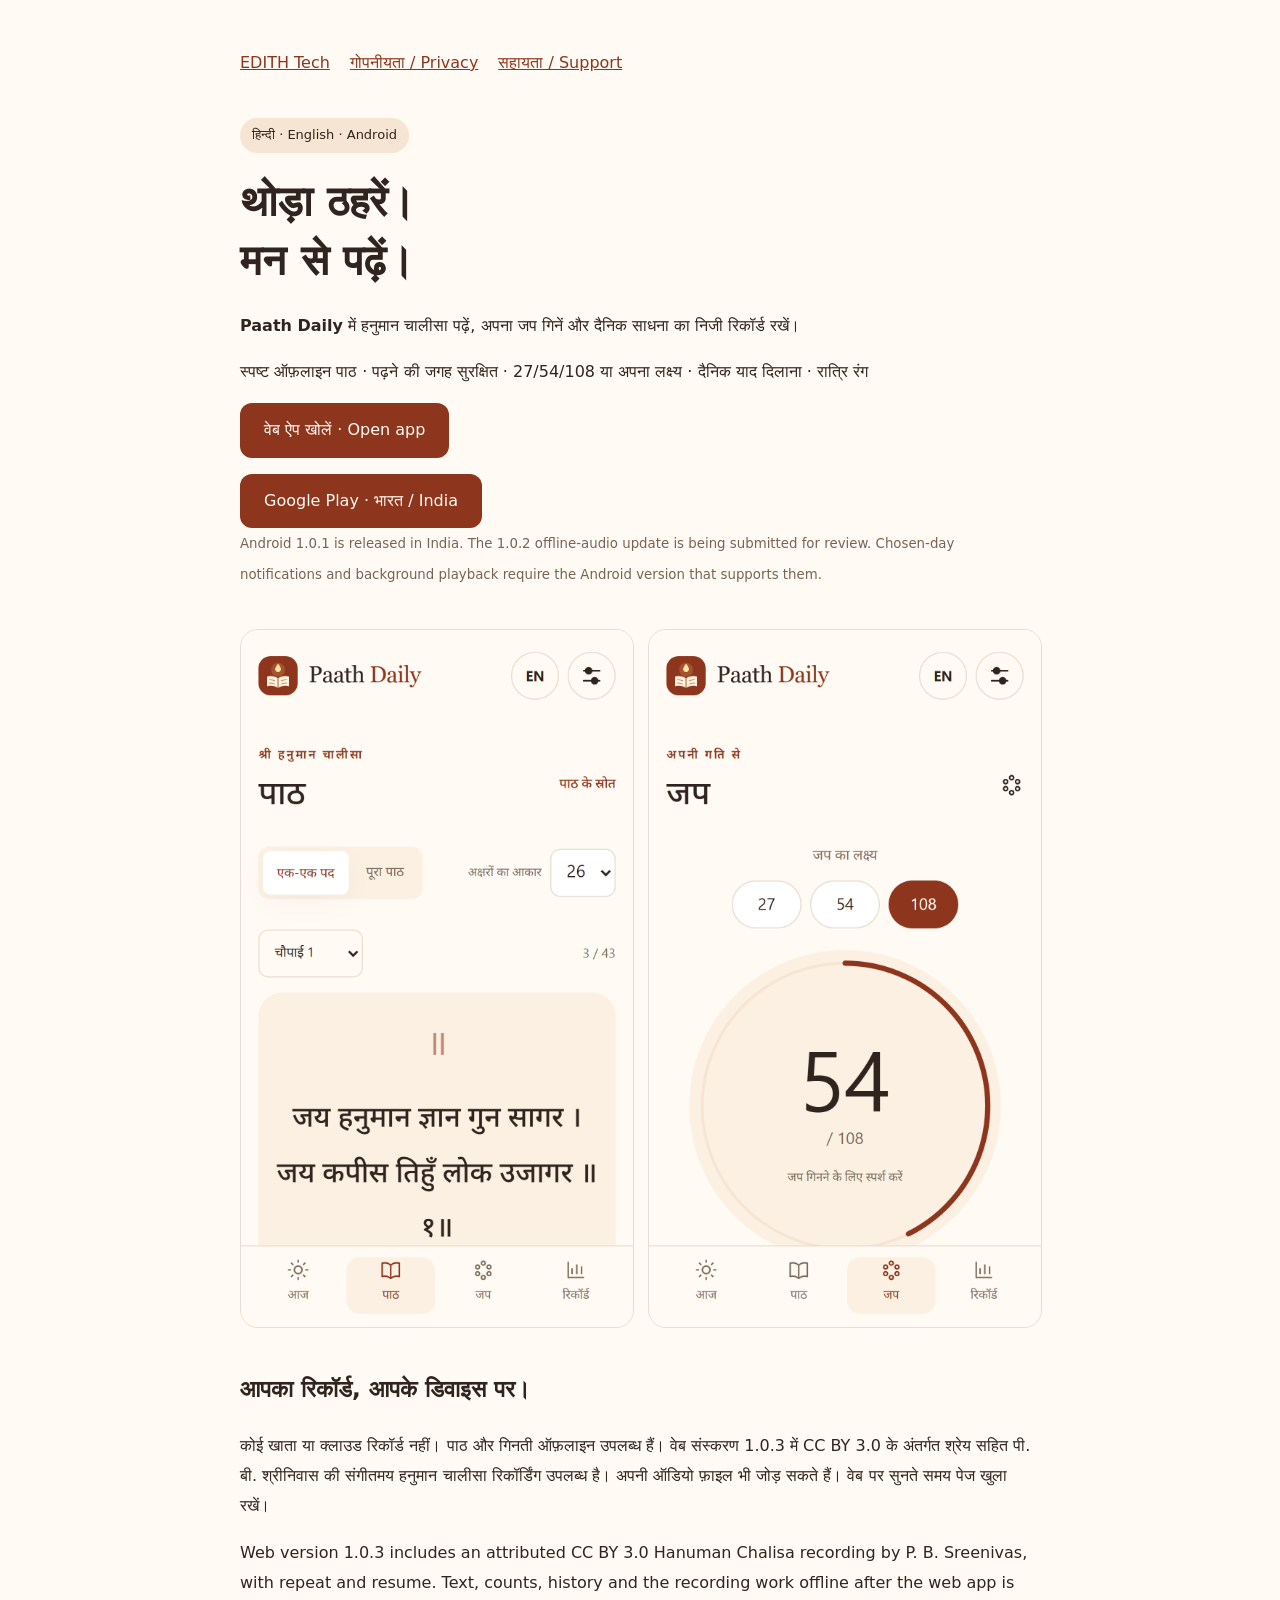
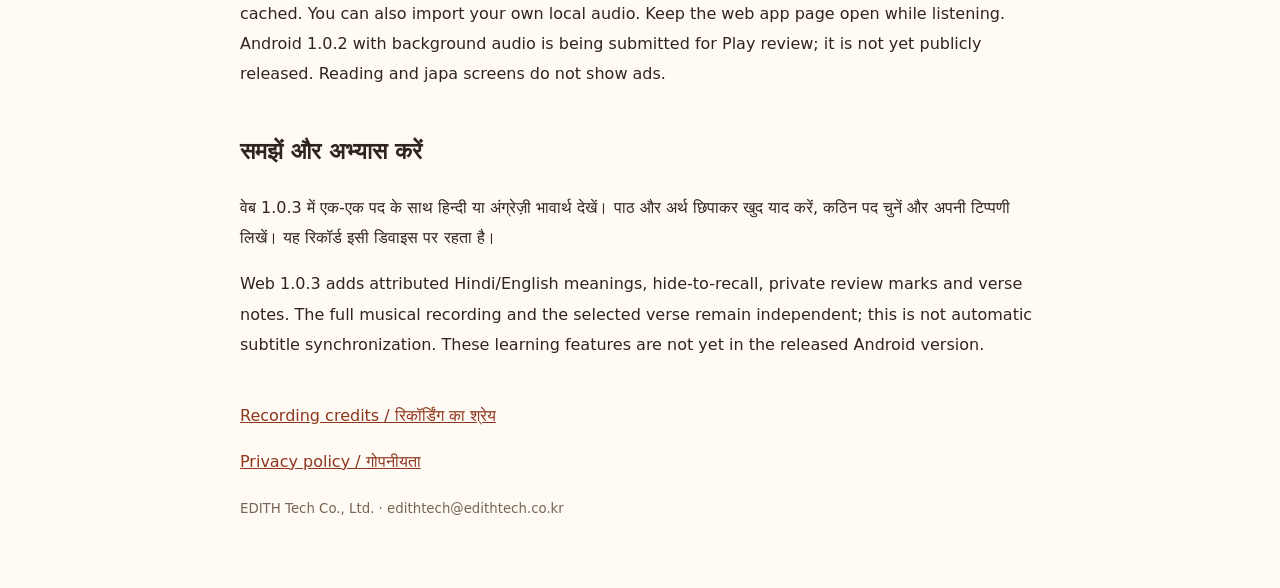
<file: paath-daily/index.html>
<!doctype html><html lang="hi"><head><meta charset="utf-8"><meta name="viewport" content="width=device-width,initial-scale=1"><meta name="description" content="Paath Daily: हनुमान चालीसा पढ़ें, जप गिनें और अपना निजी रिकॉर्ड रखें।"><title>Paath Daily · पाठ और जप</title><style>body{margin:0;background:#fffaf3;color:#30251e;font:16px/1.9 system-ui,'Nirmala UI',sans-serif}main{max-width:800px;margin:auto;padding:48px 24px}h1{font-size:42px;line-height:1.4;margin:20px 0}h2{font-size:23px}a{color:#8d361d}.pill{display:inline-block;background:#f5e5d2;padding:5px 12px;border-radius:30px;font-size:13px}.action{display:inline-block;background:#8d361d;color:#fffaf3;padding:12px 24px;border-radius:12px;text-decoration:none}section{margin:40px 0}nav{display:flex;gap:20px;flex-wrap:wrap}.screens{display:grid;grid-template-columns:repeat(2,minmax(0,1fr));gap:16px}.screens img{width:100%;border-radius:18px;border:1px solid #e8ddd0}small{color:#766554}</style></head><body><main><nav><a href="../">EDITH Tech</a><a href="privacy.html">गोपनीयता / Privacy</a><a href="mailto:edithtech@edithtech.co.kr?subject=Paath%20Daily%20support">सहायता / Support</a></nav><section><span class="pill">हिन्दी · English · Android</span><h1>थोड़ा ठहरें।<br>मन से पढ़ें।</h1><p><strong>Paath Daily</strong> में हनुमान चालीसा पढ़ें, अपना जप गिनें और दैनिक साधना का निजी रिकॉर्ड रखें।</p><p>स्पष्ट ऑफ़लाइन पाठ · पढ़ने की जगह सुरक्षित · 27/54/108 या अपना लक्ष्य · दैनिक याद दिलाना · रात्रि रंग</p><p><a class="action" href="app/">वेब ऐप खोलें · Open app</a></p><p><a class="action" href="https://play.google.com/store/apps/details?id=com.edithtech.paathdaily&amp;hl=en&amp;gl=IN">Google Play · भारत / India</a><br><small>Android 1.0.1 is released in India. The 1.0.2 offline-audio update is being submitted for review. Chosen-day notifications and background playback require the Android version that supports them.</small></p></section><section class="screens"><img src="read.png" alt="Paath Daily का वास्तविक पाठ स्क्रीन"><img src="japa.png" alt="Paath Daily का वास्तविक जप काउंटर"></section><section><h2>आपका रिकॉर्ड, आपके डिवाइस पर।</h2><p>कोई खाता या क्लाउड रिकॉर्ड नहीं। पाठ और गिनती ऑफ़लाइन उपलब्ध हैं। वेब संस्करण 1.0.3 में CC BY 3.0 के अंतर्गत श्रेय सहित पी. बी. श्रीनिवास की संगीतमय हनुमान चालीसा रिकॉर्डिंग उपलब्ध है। अपनी ऑडियो फ़ाइल भी जोड़ सकते हैं। वेब पर सुनते समय पेज खुला रखें।</p><p>Web version 1.0.3 includes an attributed CC BY 3.0 Hanuman Chalisa recording by P. B. Sreenivas, with repeat and resume. Text, counts, history and the recording work offline after the web app is cached. You can also import your own local audio. Keep the web app page open while listening. Android 1.0.2 with background audio is being submitted for Play review; it is not yet publicly released. Reading and japa screens do not show ads.</p></section><section><h2>समझें और अभ्यास करें</h2><p>वेब 1.0.3 में एक-एक पद के साथ हिन्दी या अंग्रेज़ी भावार्थ देखें। पाठ और अर्थ छिपाकर खुद याद करें, कठिन पद चुनें और अपनी टिप्पणी लिखें। यह रिकॉर्ड इसी डिवाइस पर रहता है।</p><p>Web 1.0.3 adds attributed Hindi/English meanings, hide-to-recall, private review marks and verse notes. The full musical recording and the selected verse remain independent; this is not automatic subtitle synchronization. These learning features are not yet in the released Android version.</p></section><footer><a href="app/licenses/hanuman-recording.txt">Recording credits / रिकॉर्डिंग का श्रेय</a><p></p><a href="privacy.html">Privacy policy / गोपनीयता</a><p><small>EDITH Tech Co., Ltd. · edithtech@edithtech.co.kr</small></p></footer></main></body></html>
</file>
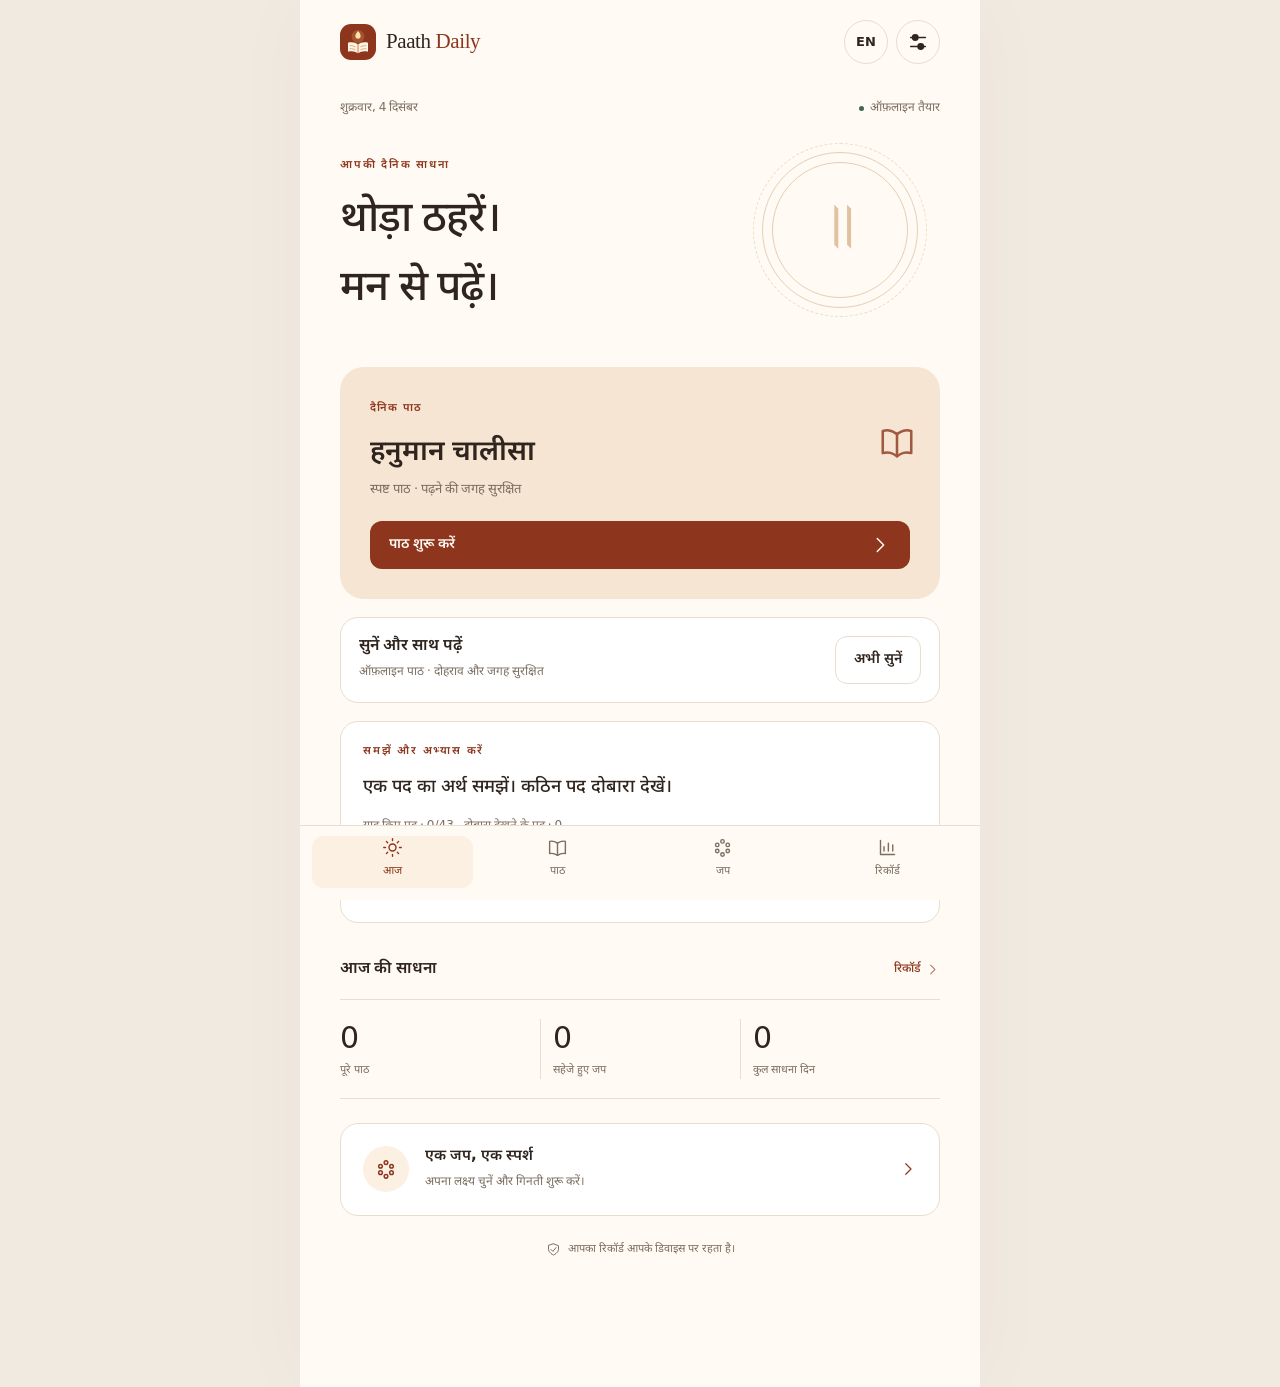
<file: paath-daily/app/index.html>
<!doctype html>
<html lang="hi">
  <head>
    <meta charset="UTF-8" />
    <meta name="viewport" content="width=device-width, initial-scale=1, viewport-fit=cover" />
    <meta name="theme-color" content="#fffaf3" />
    <meta name="description" content="हनुमान चालीसा पढ़ें, जप गिनें और अपनी दैनिक साधना का रिकॉर्ड रखें। ऑफ़लाइन, बिना खाते के।" />
    <link rel="icon" type="image/svg+xml" href="/paath-daily/app/icon.svg" />
    <link rel="manifest" href="/paath-daily/app/manifest.webmanifest" />
    <title>Paath Daily · पाठ और जप</title>
    <script type="module" crossorigin src="/paath-daily/app/assets/index-qs-2dv0i.js"></script>
    <link rel="stylesheet" crossorigin href="/paath-daily/app/assets/index--UE8OWet.css">
  </head>
  <body><div id="root"></div></body>
</html>
</file>
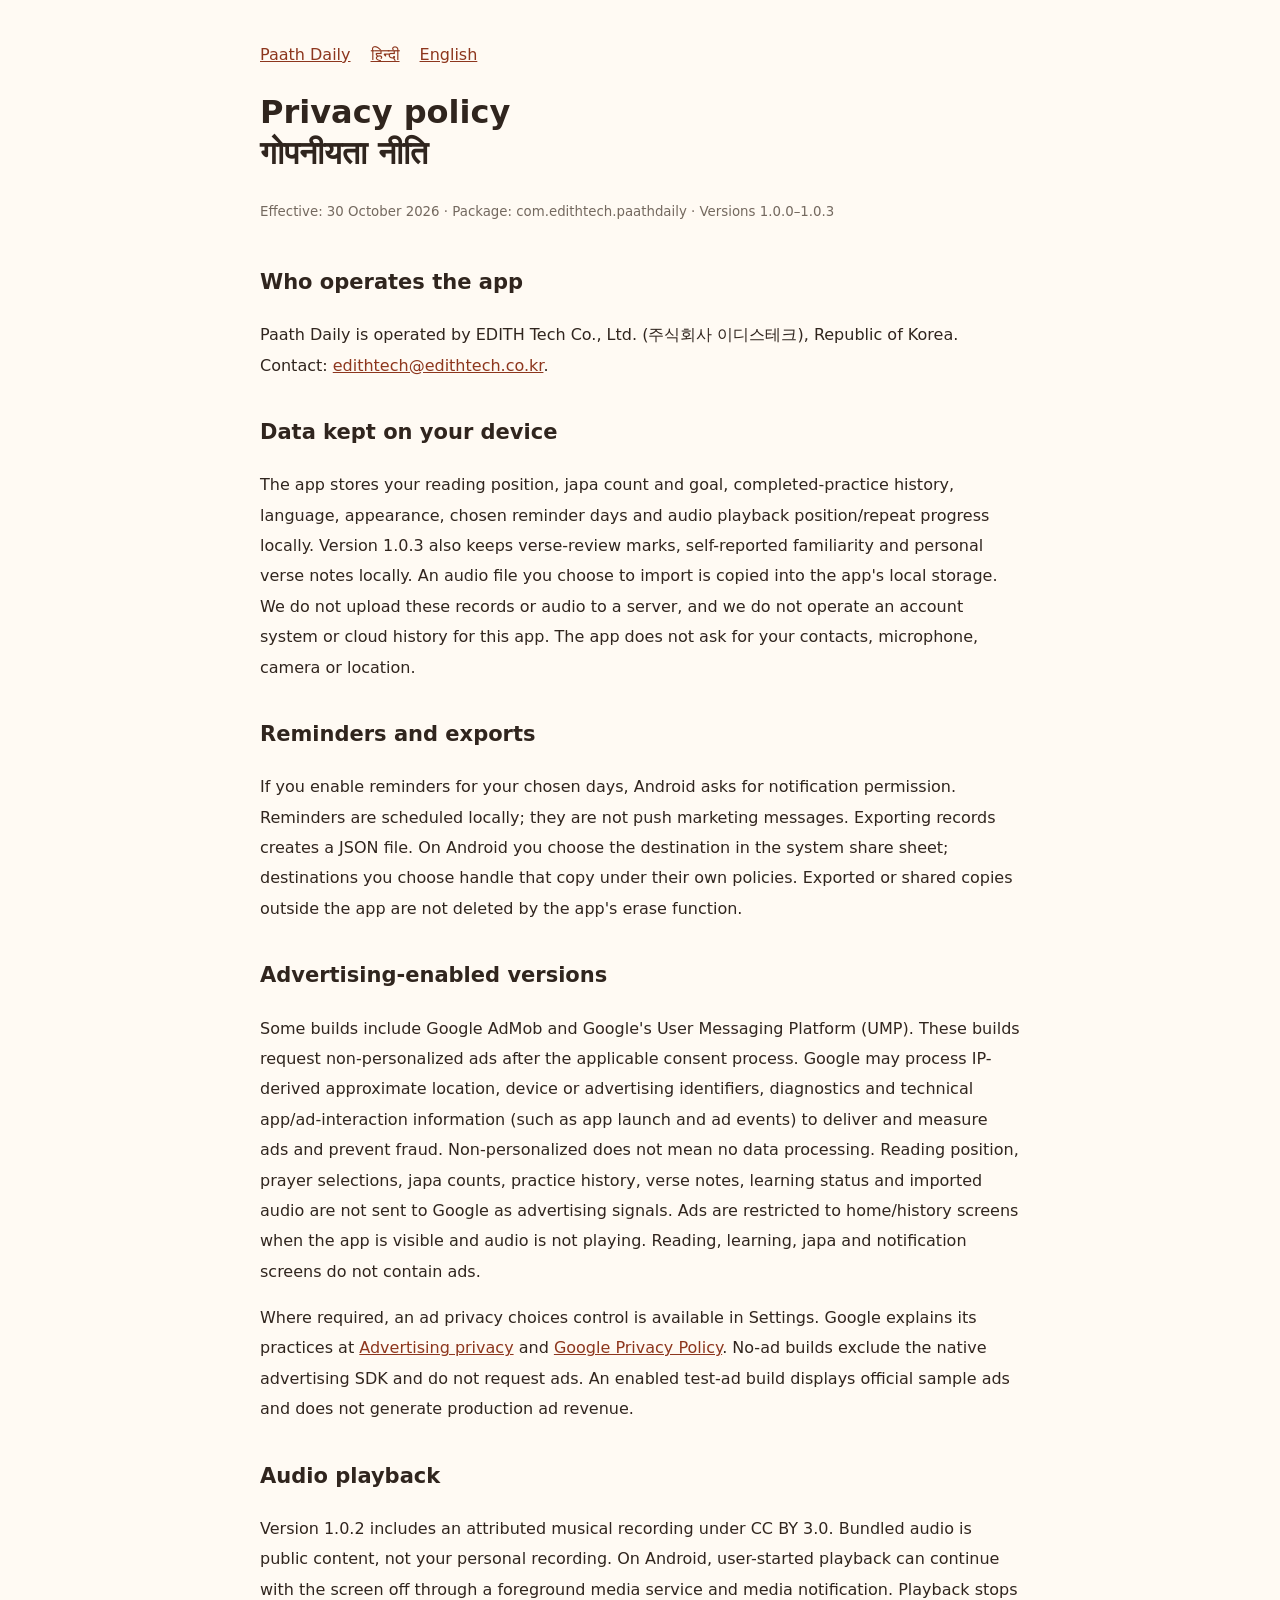
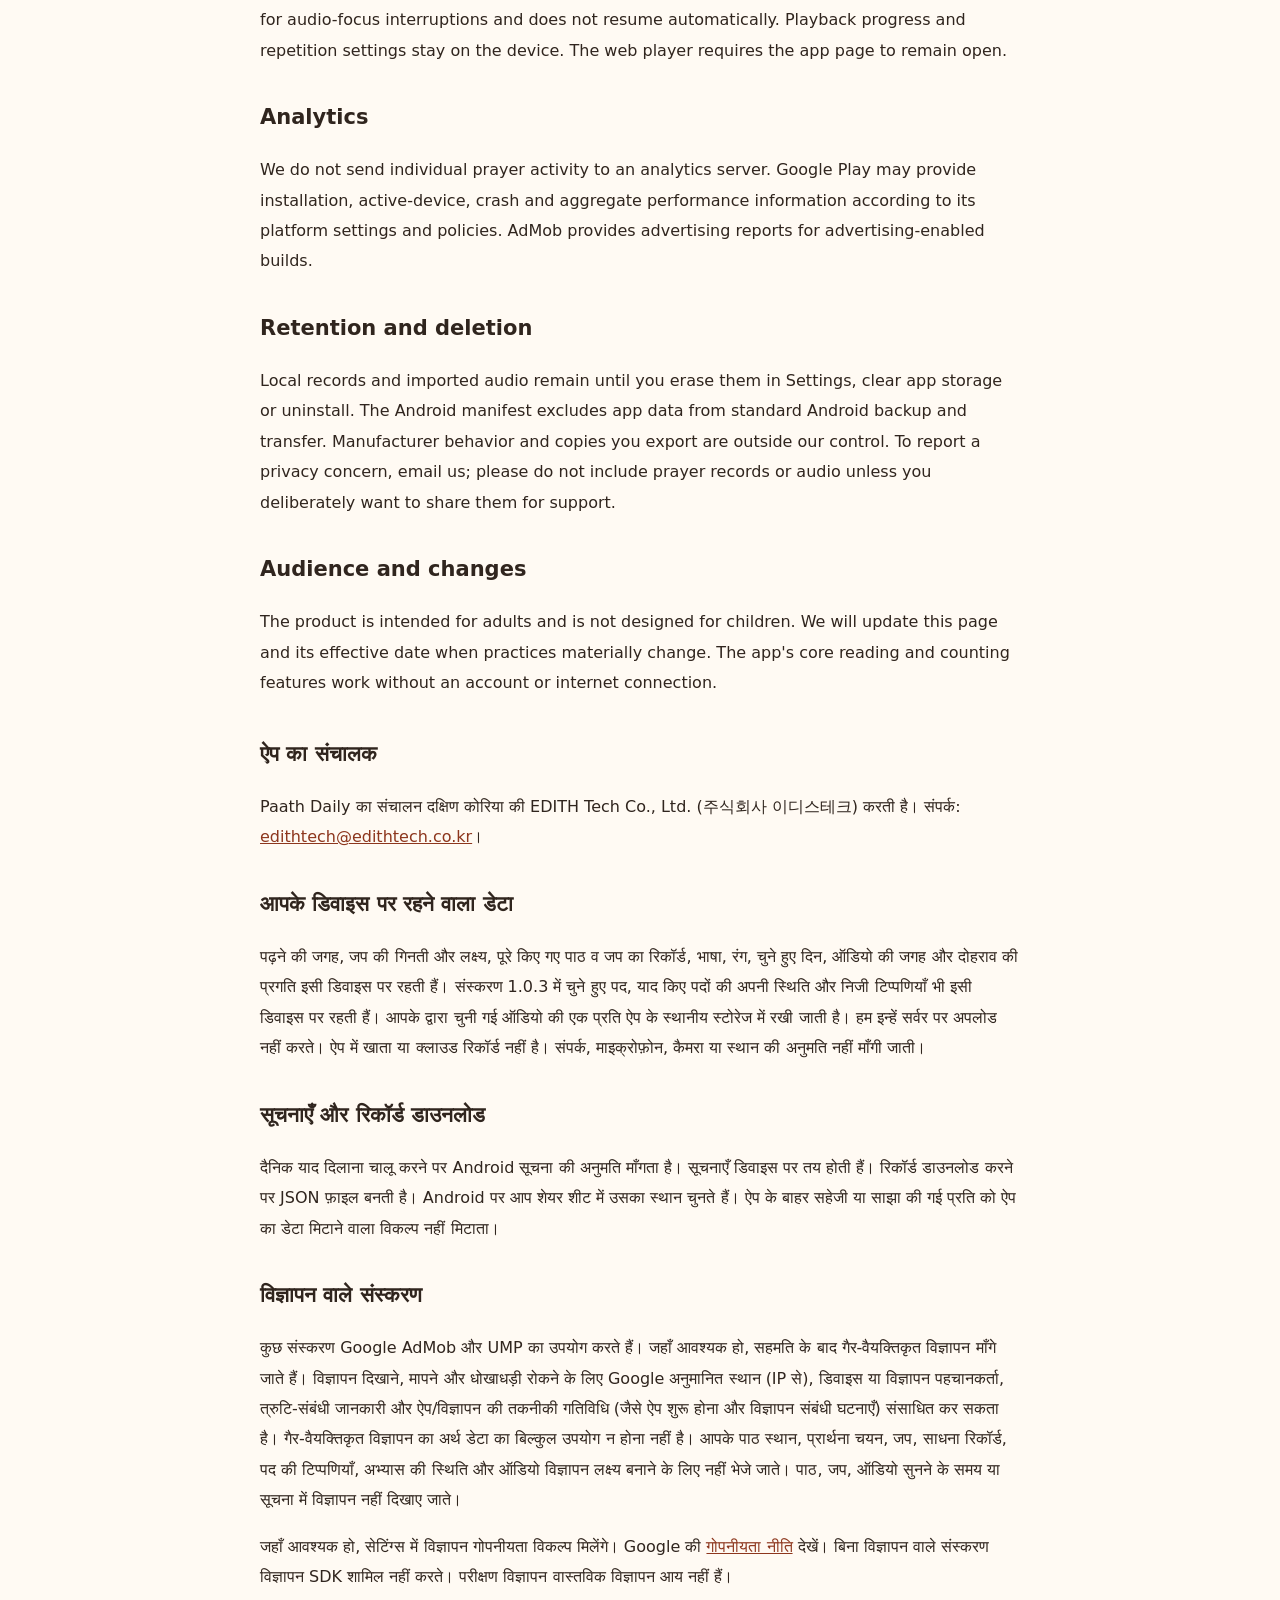
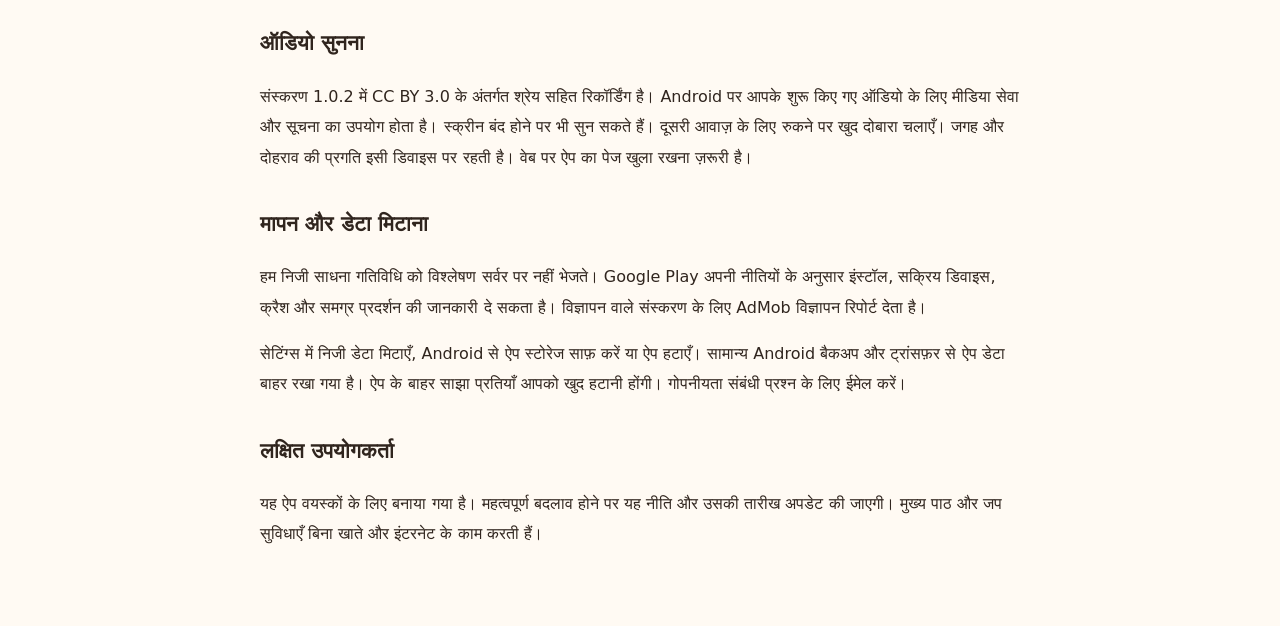
<file: paath-daily/privacy.html>
<!doctype html>
<html lang="en"><head><meta charset="utf-8"><meta name="viewport" content="width=device-width,initial-scale=1"><title>Paath Daily — Privacy policy / गोपनीयता</title><meta name="description" content="Privacy policy for Paath Daily by EDITH Tech."><style>body{margin:0;background:#fffaf3;color:#30251e;font:16px/1.9 system-ui,'Nirmala UI',sans-serif}main{max-width:760px;margin:auto;padding:40px 24px}a{color:#8d361d}h1{line-height:1.3}h2{font-size:21px;margin-top:32px}nav{display:flex;gap:20px;flex-wrap:wrap}small{color:#74695f}section{margin:36px 0}li{margin-bottom:8px}</style></head><body><main><nav><a href="./">Paath Daily</a><a href="#hindi">हिन्दी</a><a href="#english">English</a></nav><h1>Privacy policy<br>गोपनीयता नीति</h1><small>Effective: 30 October 2026 · Package: com.edithtech.paathdaily · Versions 1.0.0–1.0.3</small>
<section id="english" lang="en"><h2>Who operates the app</h2><p>Paath Daily is operated by EDITH Tech Co., Ltd. (주식회사 이디스테크), Republic of Korea. Contact: <a href="mailto:edithtech@edithtech.co.kr">edithtech@edithtech.co.kr</a>.</p><h2>Data kept on your device</h2><p>The app stores your reading position, japa count and goal, completed-practice history, language, appearance, chosen reminder days and audio playback position/repeat progress locally. Version 1.0.3 also keeps verse-review marks, self-reported familiarity and personal verse notes locally. An audio file you choose to import is copied into the app's local storage. We do not upload these records or audio to a server, and we do not operate an account system or cloud history for this app. The app does not ask for your contacts, microphone, camera or location.</p><h2>Reminders and exports</h2><p>If you enable reminders for your chosen days, Android asks for notification permission. Reminders are scheduled locally; they are not push marketing messages. Exporting records creates a JSON file. On Android you choose the destination in the system share sheet; destinations you choose handle that copy under their own policies. Exported or shared copies outside the app are not deleted by the app's erase function.</p><h2>Advertising-enabled versions</h2><p>Some builds include Google AdMob and Google's User Messaging Platform (UMP). These builds request non-personalized ads after the applicable consent process. Google may process IP-derived approximate location, device or advertising identifiers, diagnostics and technical app/ad-interaction information (such as app launch and ad events) to deliver and measure ads and prevent fraud. Non-personalized does not mean no data processing. Reading position, prayer selections, japa counts, practice history, verse notes, learning status and imported audio are not sent to Google as advertising signals. Ads are restricted to home/history screens when the app is visible and audio is not playing. Reading, learning, japa and notification screens do not contain ads.</p><p>Where required, an ad privacy choices control is available in Settings. Google explains its practices at <a href="https://policies.google.com/technologies/ads">Advertising privacy</a> and <a href="https://policies.google.com/privacy">Google Privacy Policy</a>. No-ad builds exclude the native advertising SDK and do not request ads. An enabled test-ad build displays official sample ads and does not generate production ad revenue.</p><h2>Audio playback</h2><p>Version 1.0.2 includes an attributed musical recording under CC BY 3.0. Bundled audio is public content, not your personal recording. On Android, user-started playback can continue with the screen off through a foreground media service and media notification. Playback stops for audio-focus interruptions and does not resume automatically. Playback progress and repetition settings stay on the device. The web player requires the app page to remain open.</p><h2>Analytics</h2><p>We do not send individual prayer activity to an analytics server. Google Play may provide installation, active-device, crash and aggregate performance information according to its platform settings and policies. AdMob provides advertising reports for advertising-enabled builds.</p><h2>Retention and deletion</h2><p>Local records and imported audio remain until you erase them in Settings, clear app storage or uninstall. The Android manifest excludes app data from standard Android backup and transfer. Manufacturer behavior and copies you export are outside our control. To report a privacy concern, email us; please do not include prayer records or audio unless you deliberately want to share them for support.</p><h2>Audience and changes</h2><p>The product is intended for adults and is not designed for children. We will update this page and its effective date when practices materially change. The app's core reading and counting features work without an account or internet connection.</p></section>
<section id="hindi" lang="hi"><h2>ऐप का संचालक</h2><p>Paath Daily का संचालन दक्षिण कोरिया की EDITH Tech Co., Ltd. (주식회사 이디스테크) करती है। संपर्क: <a href="mailto:edithtech@edithtech.co.kr">edithtech@edithtech.co.kr</a>।</p><h2>आपके डिवाइस पर रहने वाला डेटा</h2><p>पढ़ने की जगह, जप की गिनती और लक्ष्य, पूरे किए गए पाठ व जप का रिकॉर्ड, भाषा, रंग, चुने हुए दिन, ऑडियो की जगह और दोहराव की प्रगति इसी डिवाइस पर रहती हैं। संस्करण 1.0.3 में चुने हुए पद, याद किए पदों की अपनी स्थिति और निजी टिप्पणियाँ भी इसी डिवाइस पर रहती हैं। आपके द्वारा चुनी गई ऑडियो की एक प्रति ऐप के स्थानीय स्टोरेज में रखी जाती है। हम इन्हें सर्वर पर अपलोड नहीं करते। ऐप में खाता या क्लाउड रिकॉर्ड नहीं है। संपर्क, माइक्रोफ़ोन, कैमरा या स्थान की अनुमति नहीं माँगी जाती।</p><h2>सूचनाएँ और रिकॉर्ड डाउनलोड</h2><p>दैनिक याद दिलाना चालू करने पर Android सूचना की अनुमति माँगता है। सूचनाएँ डिवाइस पर तय होती हैं। रिकॉर्ड डाउनलोड करने पर JSON फ़ाइल बनती है। Android पर आप शेयर शीट में उसका स्थान चुनते हैं। ऐप के बाहर सहेजी या साझा की गई प्रति को ऐप का डेटा मिटाने वाला विकल्प नहीं मिटाता।</p><h2>विज्ञापन वाले संस्करण</h2><p>कुछ संस्करण Google AdMob और UMP का उपयोग करते हैं। जहाँ आवश्यक हो, सहमति के बाद गैर-वैयक्तिकृत विज्ञापन माँगे जाते हैं। विज्ञापन दिखाने, मापने और धोखाधड़ी रोकने के लिए Google अनुमानित स्थान (IP से), डिवाइस या विज्ञापन पहचानकर्ता, त्रुटि-संबंधी जानकारी और ऐप/विज्ञापन की तकनीकी गतिविधि (जैसे ऐप शुरू होना और विज्ञापन संबंधी घटनाएँ) संसाधित कर सकता है। गैर-वैयक्तिकृत विज्ञापन का अर्थ डेटा का बिल्कुल उपयोग न होना नहीं है। आपके पाठ स्थान, प्रार्थना चयन, जप, साधना रिकॉर्ड, पद की टिप्पणियाँ, अभ्यास की स्थिति और ऑडियो विज्ञापन लक्ष्य बनाने के लिए नहीं भेजे जाते। पाठ, जप, ऑडियो सुनने के समय या सूचना में विज्ञापन नहीं दिखाए जाते।</p><p>जहाँ आवश्यक हो, सेटिंग्स में विज्ञापन गोपनीयता विकल्प मिलेंगे। Google की <a href="https://policies.google.com/privacy">गोपनीयता नीति</a> देखें। बिना विज्ञापन वाले संस्करण विज्ञापन SDK शामिल नहीं करते। परीक्षण विज्ञापन वास्तविक विज्ञापन आय नहीं हैं।</p><h2>ऑडियो सुनना</h2><p>संस्करण 1.0.2 में CC BY 3.0 के अंतर्गत श्रेय सहित रिकॉर्डिंग है। Android पर आपके शुरू किए गए ऑडियो के लिए मीडिया सेवा और सूचना का उपयोग होता है। स्क्रीन बंद होने पर भी सुन सकते हैं। दूसरी आवाज़ के लिए रुकने पर खुद दोबारा चलाएँ। जगह और दोहराव की प्रगति इसी डिवाइस पर रहती है। वेब पर ऐप का पेज खुला रखना ज़रूरी है।</p><h2>मापन और डेटा मिटाना</h2><p>हम निजी साधना गतिविधि को विश्लेषण सर्वर पर नहीं भेजते। Google Play अपनी नीतियों के अनुसार इंस्टॉल, सक्रिय डिवाइस, क्रैश और समग्र प्रदर्शन की जानकारी दे सकता है। विज्ञापन वाले संस्करण के लिए AdMob विज्ञापन रिपोर्ट देता है।</p><p>सेटिंग्स में निजी डेटा मिटाएँ, Android से ऐप स्टोरेज साफ़ करें या ऐप हटाएँ। सामान्य Android बैकअप और ट्रांसफ़र से ऐप डेटा बाहर रखा गया है। ऐप के बाहर साझा प्रतियाँ आपको खुद हटानी होंगी। गोपनीयता संबंधी प्रश्न के लिए ईमेल करें।</p><h2>लक्षित उपयोगकर्ता</h2><p>यह ऐप वयस्कों के लिए बनाया गया है। महत्वपूर्ण बदलाव होने पर यह नीति और उसकी तारीख अपडेट की जाएगी। मुख्य पाठ और जप सुविधाएँ बिना खाते और इंटरनेट के काम करती हैं।</p></section></main></body></html>
</file>
<file: paath-daily/app/assets/index--UE8OWet.css>
@font-face{font-family:NotoDevanagari;src:url(/paath-daily/app/fonts/noto-devanagari.woff2)format("woff2");font-style:normal;font-weight:100 900;font-display:swap}:root{color:#30251e;font-synthesis:none;--bg:#fffaf3;--ink:#30251e;--muted:#7b6e60;--line:#e8ddd0;--card:#fff;--accent:#8d361d;--soft:#f5e5d2;--soft2:#fbf0e2;--success:#47654d;--shadow:0 8px 28px #3f261108;--lightningcss-light:initial;--lightningcss-dark: ;color-scheme:light;background:#f1eae1;font-family:NotoDevanagari,Nirmala UI,system-ui,sans-serif}:root[data-theme=dark]{--lightningcss-light: ;--lightningcss-dark:initial;color-scheme:dark;--bg:#211b18;--ink:#f7ecde;--muted:#c6b29f;--line:#48382e;--card:#2d241f;--accent:#f0b283;--soft:#493121;--soft2:#35281f;--success:#a9c6a5;color:var(--ink);background:#181412}*{box-sizing:border-box}body{margin:0}button,input,select{font:inherit}button,a,input,select{-webkit-tap-highlight-color:transparent}button{cursor:pointer}button:disabled{cursor:default;opacity:.45}a{color:var(--accent)}button:focus-visible,a:focus-visible,input:focus-visible,select:focus-visible,summary:focus-visible{outline-offset:4px;outline:3px solid #d78343}button{color:inherit}h1,h2,p{margin:0}button svg{flex-shrink:0}svg{vertical-align:middle}button,a{touch-action:manipulation}.app{background:var(--bg);color:var(--ink);max-width:680px;min-height:100dvh;padding-bottom:calc(100px + env(safe-area-inset-bottom));margin:0 auto;box-shadow:0 0 80px #50341508}.app.with-ad{padding-bottom:calc(175px + env(safe-area-inset-bottom))}.topbar{padding:calc(20px + env(safe-area-inset-top)) 24px 16px;justify-content:space-between;align-items:center;gap:16px;display:flex}.brand{letter-spacing:-.4px;background:0 0;border:0;align-items:center;gap:10px;padding:0;font:500 21px/1.4 Georgia,serif;display:flex}.brand img{border-radius:11px;width:36px;height:36px}.brand b{color:var(--accent);font-weight:400}.top-actions{align-items:center;gap:8px;display:flex}.icon-button,.language-button{border:1px solid var(--line);background:0 0;border-radius:50%;place-items:center;min-width:44px;min-height:44px;display:grid}.language-button{font-size:13px;font-weight:600}main{padding:8px 24px 20px}.day-heading{color:var(--muted);flex-wrap:wrap;justify-content:space-between;gap:12px;padding-top:12px;font-size:12px;display:flex}.offline-dot{align-items:center;gap:6px;display:flex}.offline-dot:before{content:"";background:var(--success);border-radius:50%;width:5px;height:5px}.welcome{padding:36px 0 34px;position:relative;overflow:hidden}.eyebrow{letter-spacing:1.8px;color:var(--accent);margin-bottom:14px;font-size:11px;font-weight:600}.welcome h1{letter-spacing:-.8px;z-index:1;font-family:NotoDevanagari,Nirmala UI,Georgia,serif;font-size:36px;font-weight:500;line-height:1.65;position:relative}.welcome h1 span{display:block}.sun-mark{color:#c28c52;opacity:.5;place-items:center;width:142px;height:142px;display:grid;position:absolute;top:24px;right:-2px}.sun-ring{border:1px solid #cba77a;border-radius:50%;position:absolute;inset:12px}.sun-ring:before,.sun-ring:after{content:"";border:1px solid #cba77a;border-radius:50%;position:absolute;inset:9px}.sun-ring:after{opacity:.7;border-style:dashed;inset:-10px}.sun-mark>span{font-family:Georgia,serif;font-size:60px;transform:translateY(-6px)}.reading-card{background:var(--soft);border-radius:24px;padding:24px;position:relative;overflow:hidden}.card-kicker{color:var(--accent);letter-spacing:1.2px;font-size:11px;font-weight:600}.reading-card h2{margin:14px 50px 5px 0;font-size:28px;font-weight:600;line-height:1.5}.reading-card p{color:var(--muted);margin:0 36px 20px 0;font-size:13px;line-height:1.7}.book-mark{color:var(--accent);opacity:.8;position:absolute;top:56px;right:24px}.book-mark svg{width:38px;height:38px}.primary,.secondary{border:1px solid #0000;border-radius:12px;justify-content:center;align-items:center;gap:10px;min-height:48px;padding:12px 18px;font-size:14px;font-weight:600;line-height:1.5;text-decoration:none;display:inline-flex}.primary{background:var(--accent);color:var(--bg)}.reading-card .primary{justify-content:space-between;width:100%}.secondary{background:var(--card);border-color:var(--line);color:var(--ink)}.text-button{color:var(--accent);background:0 0;border:0;justify-content:center;align-items:center;gap:4px;min-height:44px;padding:8px 0;font-size:12px;font-weight:500;display:inline-flex}.text-button svg{width:15px;height:15px}.section-title{justify-content:space-between;align-items:center;gap:12px;display:flex}.section-title h2,.today-section h2,.recent-title{font-size:16px;font-weight:600}.today-section{margin:24px 0}.stats{border-top:1px solid var(--line);border-bottom:1px solid var(--line);grid-template-columns:repeat(3,minmax(0,1fr));margin-top:8px;padding:19px 0;display:grid}.stats>div{border-left:1px solid var(--line);flex-direction:column;gap:4px;padding:0 12px;display:flex}.stats>div:first-child{border:0;padding-left:0}.stats strong{font-variant-numeric:tabular-nums;font-family:system-ui,sans-serif;font-size:30px;font-weight:500;line-height:1.25}.stats span{color:var(--muted);font-size:11px;line-height:1.7}.counter-card{border:1px solid var(--line);background:var(--card);text-align:left;border-radius:18px;align-items:center;gap:16px;width:100%;padding:18px;display:flex}.counter-symbol{background:var(--soft2);color:var(--accent);border-radius:50%;place-items:center;min-width:46px;height:46px;display:grid}.counter-card>span:nth-child(2){flex:1;min-width:0}.counter-card strong{font-size:15px;font-weight:600;display:block}.counter-card small{color:var(--muted);margin-top:6px;font-size:12px;line-height:1.7;display:block}.counter-card>svg{width:18px;color:var(--accent)}.privacy-line{color:var(--muted);text-align:center;justify-content:center;align-items:center;gap:7px;margin:24px 0 8px;font-size:11px;line-height:1.8;display:flex}.privacy-line svg{flex-shrink:0;width:15px;height:15px}.bottom-nav{width:100%;max-width:680px;padding:10px 12px calc(12px + env(safe-area-inset-bottom));background:var(--bg);border-top:1px solid var(--line);z-index:10;grid-template-columns:repeat(4,minmax(0,1fr));gap:4px;display:grid;position:fixed;bottom:0;left:50%;transform:translate(-50%)}.bottom-nav button{min-height:52px;color:var(--muted);background:0 0;border:0;border-radius:12px;flex-direction:column;align-items:center;gap:6px;font-size:11px;display:flex}.bottom-nav button[aria-current=page]{color:var(--accent);background:var(--soft2)}.bottom-nav svg{width:21px;height:21px}.page-title{justify-content:space-between;align-items:center;gap:12px;padding:20px 0 24px;display:flex}.page-title h1{font-size:30px;font-weight:500;line-height:1.5}.page-title .eyebrow{margin-bottom:8px}.page-title>.text-button{flex-shrink:0}.reader-controls{flex-wrap:wrap;justify-content:space-between;align-items:center;gap:12px;display:flex}.segmented{background:var(--soft2);border-radius:10px;gap:3px;padding:4px;display:flex}.segmented button{min-height:40px;color:var(--muted);background:0 0;border:0;border-radius:7px;padding:7px 13px;font-size:12px}.segmented button[aria-pressed=true]{background:var(--card);color:var(--accent);box-shadow:var(--shadow)}.reader-controls label{color:var(--muted);align-items:center;gap:8px;font-size:11px;display:flex}select,input[type=time],input[type=number]{background:var(--card);color:var(--ink);border:1px solid var(--line);border-radius:9px;max-width:100%;min-height:44px;padding:7px 10px;font-size:16px}.reading-position{justify-content:space-between;align-items:center;gap:12px;margin-top:28px;display:flex}.reading-position select{background:0 0;max-width:75%;font-size:12px}.reading-position>span{color:var(--muted);font-variant-numeric:tabular-nums;font-size:12px}.focus-reader{background:var(--soft2);text-align:center;border-radius:22px;flex-direction:column;justify-content:center;min-height:300px;margin-top:14px;padding:32px 16px;display:flex}.verse-ornament{color:var(--accent);opacity:.55;margin-bottom:22px;font-size:32px}.focus-reader p{font-size:var(--reading-size);overflow-wrap:break-word;font-weight:500;line-height:1.95}.verse-label{color:var(--muted);margin-top:24px;font-size:11px}.reader-buttons{justify-content:space-between;gap:12px;margin-top:18px;display:flex}.reader-buttons>.primary{flex:1}.reader-buttons>.secondary{min-width:100px}.quiet-note{color:var(--muted);margin-top:12px;font-size:11px;line-height:1.8}.reader-buttons+.quiet-note{text-align:center}.audio-panel{border-top:1px solid var(--line);margin-top:30px;padding-top:24px}.audio-panel h2{font-size:16px;font-weight:600}.audio-panel>p{color:var(--muted);margin-top:10px;font-size:12px;line-height:1.8}.file-button{cursor:pointer;margin-top:14px;position:relative;overflow:hidden}.file-button input{opacity:0;cursor:pointer;width:100%;position:absolute;inset:0}.file-button:focus-within{outline-offset:3px;outline:3px solid #d78343}.file-name{overflow-wrap:anywhere}.audio-actions{flex-wrap:wrap;align-items:center;gap:10px;margin-top:14px;display:flex}.audio-actions>label{align-items:center;gap:7px;font-size:12px;display:flex}.audio-panel input[type=range]{width:100%;accent-color:var(--accent);min-height:44px}.audio-panel>small{color:var(--muted);font-size:11px}.full-reader{margin-top:24px}.verse-block{text-align:center;border:0;border-bottom:1px solid var(--line);background:0 0;border-radius:12px;width:100%;padding:24px 8px;line-height:1.9;display:block}.verse-block.selected{background:var(--soft2)}.verse-block small{color:var(--muted);margin-bottom:12px;font-size:11px;display:block}.verse-block span{font-size:var(--reading-size);overflow-wrap:break-word;display:block}.japa-panel{text-align:center}.japa-panel>p{color:var(--muted);font-size:13px}.goal-options{justify-content:center;gap:8px;margin:14px 0 20px;display:flex}.goal-options button{border:1px solid var(--line);background:var(--card);border-radius:30px;min-width:64px;min-height:44px;font-size:15px}.goal-options button[aria-pressed=true]{background:var(--accent);color:var(--bg);border-color:#0000}.count-button{aspect-ratio:1;background:var(--soft2);width:min(100%,286px);color:var(--ink);border:0;border-radius:50%;flex-direction:column;justify-content:center;align-items:center;margin:20px auto;padding:22px;display:flex;position:relative}.count-button:disabled{opacity:1}.count-button svg{pointer-events:none;width:100%;height:100%;position:absolute;inset:0;transform:rotate(-90deg)}.counter-track{fill:none;stroke:var(--soft);stroke-width:2px}.counter-progress{fill:none;stroke:var(--accent);stroke-width:4px;stroke-linecap:round;transition:stroke-dasharray .15s}.count-value{font-variant-numeric:tabular-nums;font-family:system-ui,sans-serif;font-size:76px;font-weight:400;line-height:1.2}.count-goal{color:var(--muted);font-size:15px}.tap-label{color:var(--muted);max-width:210px;margin-top:18px;font-size:11px}.japa-actions{justify-content:center;gap:28px;margin-bottom:20px;display:flex}.wide{width:100%}.custom-goal{border-top:1px solid var(--line);text-align:left;align-items:end;gap:12px;margin-top:30px;padding-top:24px;display:flex}.custom-goal label{color:var(--muted);flex-direction:column;flex:1;gap:8px;min-width:0;font-size:12px;display:flex}.custom-goal input{width:100%}.custom-goal button{min-height:44px}.history-stats{margin:0 0 28px}.recent-title{margin-bottom:12px}.history-list{flex-direction:column;display:flex}.history-item{border-bottom:1px solid var(--line);align-items:center;gap:12px;padding:17px 0;display:flex}.entry-icon{background:var(--soft2);color:var(--accent);border-radius:50%;place-items:center;min-width:40px;height:40px;display:grid}.history-item>div{flex:1;min-width:0}.history-item strong{overflow-wrap:anywhere;font-size:13px;font-weight:500;display:block}.history-item small{color:var(--muted);margin-top:6px;font-size:11px;display:block}.history-item>svg{width:16px;height:16px;color:var(--success)}.empty{text-align:center;border:1px dashed var(--line);border-radius:18px;padding:40px 12px}.empty>svg{width:34px;height:34px;color:var(--accent);margin-bottom:18px}.empty strong{font-size:15px;font-weight:500;display:block}.empty p{color:var(--muted);margin-top:10px;font-size:12px;line-height:1.8}.settings-group{border-top:1px solid var(--line);margin-bottom:12px;padding:18px 0}.settings-group h2{align-items:center;gap:9px;margin:5px 0 14px;font-size:15px;font-weight:600;display:flex}.settings-group p{color:var(--muted);font-size:12px;line-height:1.9}.setting-row{justify-content:space-between;align-items:center;gap:16px;min-height:64px;padding:12px 0;font-size:13px;display:flex}.setting-row>span{align-items:center;gap:8px;display:flex}.setting-row select{font-size:14px}.setting-row input[type=checkbox]{appearance:none;background:var(--line);cursor:pointer;border-radius:30px;flex-shrink:0;width:46px;height:27px;margin:6px 0;position:relative}.setting-row input[type=checkbox]:before{content:"";background:var(--card);border-radius:50%;width:19px;height:19px;transition:transform .15s;position:absolute;top:4px;left:4px}.setting-row input[type=checkbox]:checked{background:var(--accent)}.setting-row input[type=checkbox]:checked:before{background:var(--bg);transform:translate(19px)}.settings-links{flex-direction:column;align-items:start;gap:10px;margin-top:18px;display:flex}.danger{color:#b13c32}.link-list>button,.link-list>a{text-align:left;width:100%;min-height:52px;color:var(--ink);background:0 0;border:0;justify-content:space-between;align-items:center;padding:16px 0;font-size:13px;text-decoration:none;display:flex}.source-panel>p{margin-bottom:18px}.source-panel .quiet-note{overflow-wrap:anywhere}.source-panel details{margin-top:24px}.source-panel summary{cursor:pointer;font-size:13px}.source-panel pre{white-space:pre-wrap;word-break:break-word;color:var(--muted);padding:12px 0;font:11px/1.8 system-ui,sans-serif}.success{align-items:center;gap:7px;font-size:12px;display:flex;color:var(--success)!important}.reading-progress{color:var(--muted);margin:6px 0 20px;font-size:11px}.reading-progress>div{background:var(--line);border-radius:4px;height:3px;margin-top:10px;overflow:hidden}.reading-progress i{background:var(--accent);height:100%;display:block}.toast{bottom:calc(94px + env(safe-area-inset-bottom));background:var(--ink);color:var(--bg);z-index:30;border-radius:12px;width:max-content;max-width:calc(100% - 32px);padding:12px 18px;font-size:12px;line-height:1.8;position:fixed;left:50%;transform:translate(-50%);box-shadow:0 8px 30px #0002}.toast[hidden]{display:none}.error{color:#82382f;background:#fae2de;border-radius:12px;margin:10px 0;padding:16px;font-size:12px;line-height:1.8}.mini-player{bottom:calc(87px + env(safe-area-inset-bottom));background:var(--soft);border:1px solid var(--line);z-index:15;border-radius:12px;justify-content:space-between;align-items:center;gap:12px;width:calc(100% - 32px);max-width:630px;padding:12px 16px;font-size:12px;display:flex;position:fixed;left:50%;transform:translate(-50%)}.mini-player>span:first-child{text-overflow:ellipsis;white-space:nowrap;overflow:hidden}.mini-player>span:last-child{flex-shrink:0}.sr-only{clip:rect(0,0,0,0);white-space:nowrap;border:0;width:1px;height:1px;margin:-1px;padding:0;position:absolute;overflow:hidden}@media (width>=600px){main,.topbar{padding-left:40px;padding-right:40px}.welcome{padding-top:42px;padding-bottom:42px}.welcome h1{font-size:42px}.sun-mark{width:180px;height:180px;right:10px}.reading-card{padding:30px}.focus-reader{min-height:360px;padding:42px 28px}.counter-card{padding:22px}}@media (width<=360px){main,.topbar{padding-left:16px;padding-right:16px}.welcome h1{font-size:31px}.sun-mark{opacity:.3;right:-35px}.reading-card{padding:20px}.reading-card h2{font-size:25px}.stats strong{font-size:26px}.focus-reader{padding:28px 12px}.reader-buttons>.secondary{min-width:80px}.reader-controls{gap:8px}.reader-controls label{flex-wrap:wrap}.custom-goal{gap:8px}.counter-card{gap:10px;padding:16px}.counter-card strong{font-size:14px}}@media (prefers-reduced-motion:reduce){*,:before{scroll-behavior:auto!important;transition:none!important}}.listening-card{border:1px solid var(--line);background:var(--card);border-radius:18px;flex-wrap:wrap;justify-content:space-between;align-items:center;gap:14px;margin-top:18px;padding:18px;display:flex}.listening-card h2{font-size:16px;font-weight:600}.listening-card p{color:var(--muted);margin-top:5px;font-size:12px;line-height:1.8}.audio-selection{gap:8px;margin:15px 0;font-size:13px;display:grid}.audio-selection select{white-space:normal;width:100%;max-width:100%;min-height:44px}.audio-summary{color:var(--muted);font-variant-numeric:tabular-nums;flex-wrap:wrap;justify-content:space-between;gap:8px;font-size:12px;display:flex}.audio-secondary{flex-wrap:wrap;justify-content:space-between;gap:12px;display:flex}.audio-panel>.file-button{margin-top:12px}.weekday-options{border:0;grid-template-columns:repeat(7,minmax(0,1fr));gap:5px;margin:14px 0;padding:0;display:grid}.weekday-options legend{margin-bottom:10px;padding:0;font-size:13px}.weekday-options button{border:1px solid var(--line);background:var(--card);border-radius:10px;min-height:44px;padding:8px 2px;font-size:12px}.weekday-options button[aria-pressed=true]{background:var(--soft);border-color:var(--accent);color:var(--accent)}.source-panel{overflow-wrap:anywhere}.source-panel>a{margin:8px 0}.learning-card{border:1px solid var(--line);background:var(--card);border-radius:18px;margin:18px 0;padding:22px}.learning-card h2{margin:8px 0 14px;font-size:18px;font-weight:500;line-height:1.8}.learning-card .secondary{justify-content:space-between;width:100%}.learning-counts{color:var(--muted);flex-wrap:wrap;gap:10px;margin-bottom:18px;font-size:12px;display:flex}.reader-mode{gap:6px;max-width:100%;margin:0 0 18px;display:flex}.reader-mode button{white-space:normal;flex:1;min-width:0;line-height:1.6}.learning-panel{min-width:0}.learning-recall{color:var(--muted);justify-content:space-between;align-items:center;gap:10px;margin:10px 0;font-size:12px;display:flex}.learning-recall .text-button{text-align:right;max-width:65%}.learning-panel .focus-reader{border-radius:18px 18px 0 0;min-height:0;margin:0;padding:26px 16px}.verse-meaning{background:var(--soft);border:1px solid var(--line);border-radius:0 0 18px 18px;padding:20px}.verse-meaning h2{color:var(--accent);margin:0 0 12px;font-size:12px;font-weight:600}.verse-meaning p{overflow-wrap:anywhere;margin:0 0 12px;font-size:17px;line-height:1.95}.verse-meaning small{color:var(--muted);font-size:11px;line-height:1.8;display:block}.verse-meaning .text-button{margin-top:8px;font-size:12px}.recall-placeholder{border:1px dashed var(--line);text-align:center;min-height:210px;color:var(--muted);border-radius:18px;place-items:center;padding:40px 24px;line-height:1.9;display:grid}.learning-marks{flex-wrap:wrap;gap:10px;margin:18px 0;display:flex}.learning-marks button{flex:1;min-width:110px;font-size:13px;line-height:1.7}.learning-marks [aria-pressed=true]{border-color:var(--accent);background:var(--soft);color:var(--accent)}.verse-note{gap:9px;margin:16px 0;font-size:13px;display:grid}.verse-note textarea{font:inherit;border:1px solid var(--line);background:var(--card);color:var(--ink);resize:vertical;box-sizing:border-box;border-radius:12px;width:100%;max-width:100%;padding:12px;line-height:1.8}.verse-note>span{text-align:right;color:var(--muted);font-size:11px}.learning-review-list{border-block:1px solid var(--line);margin:18px 0;padding:16px 0}.learning-review-list summary{cursor:pointer;font-size:13px;line-height:1.8}.learning-review-list>div{flex-wrap:wrap;gap:8px;margin-top:14px;display:flex}.learning-review-list button{min-width:75px;font-size:12px}
</file>
